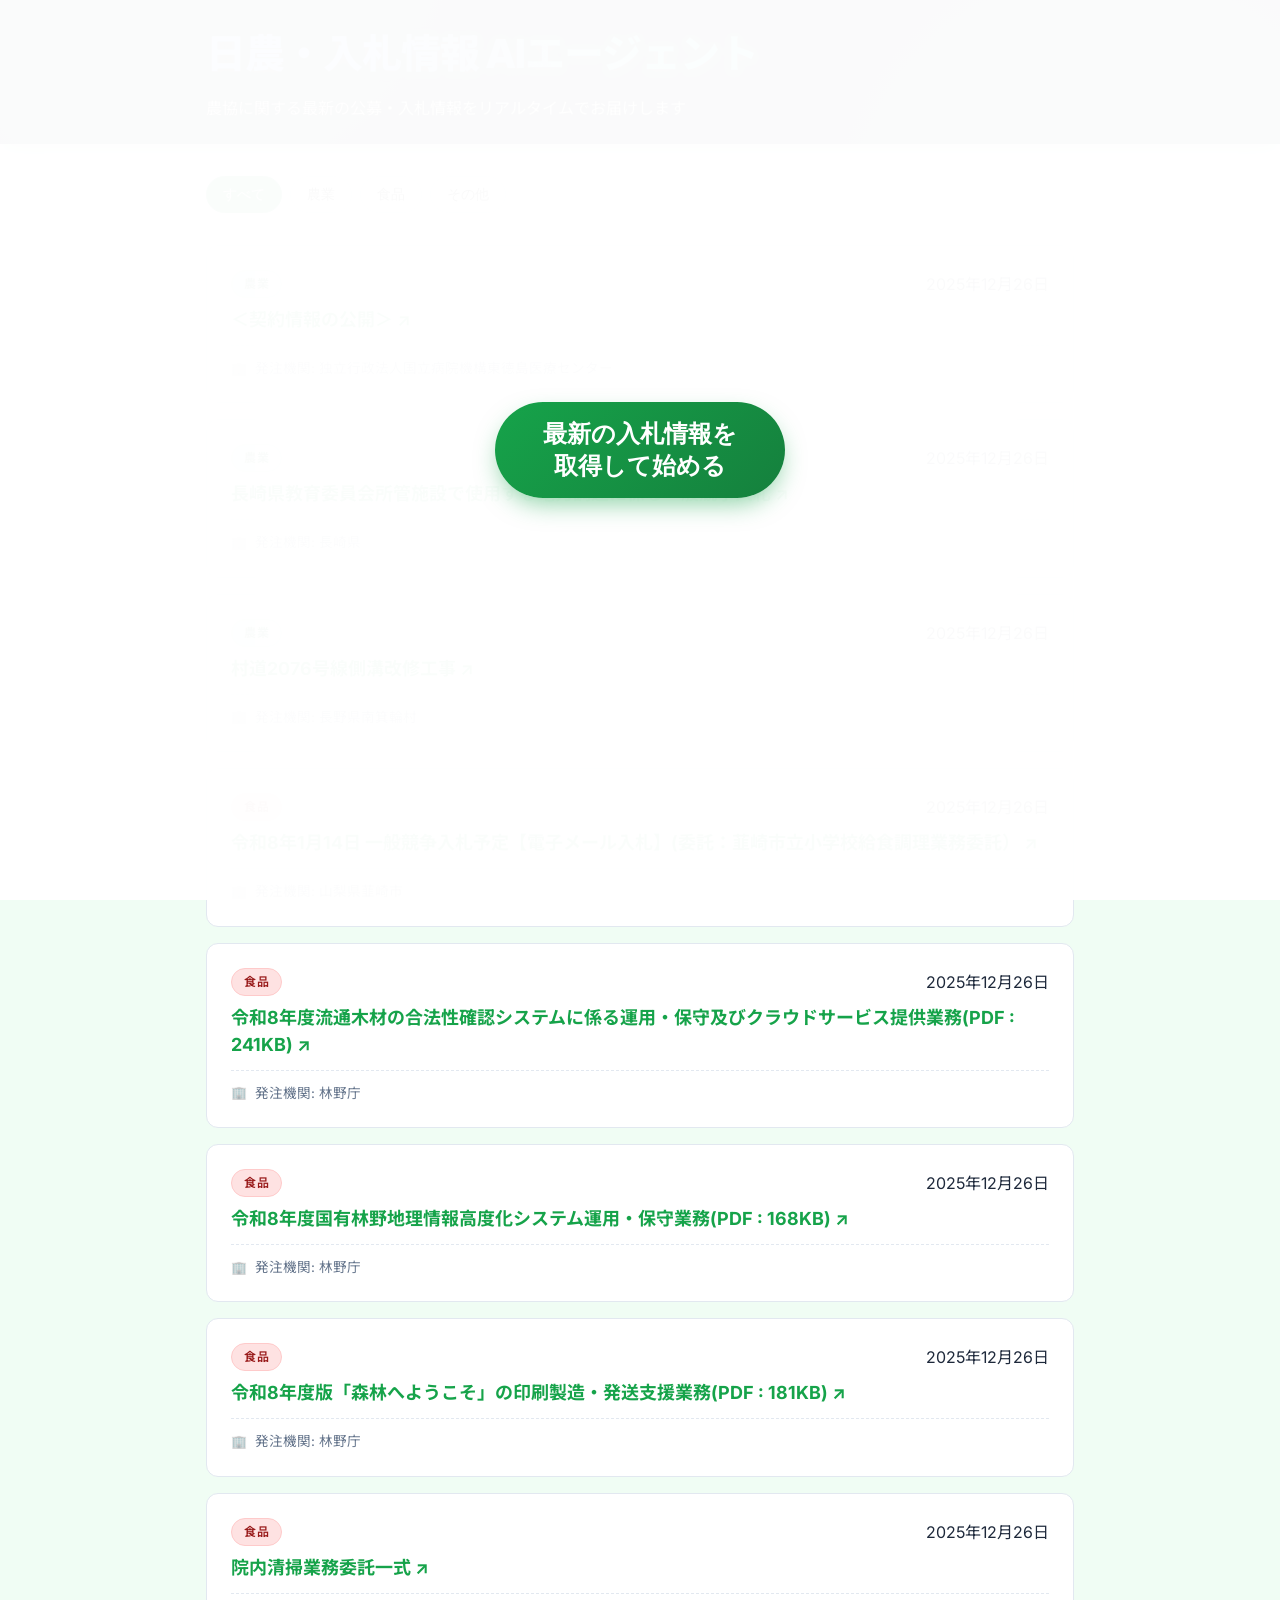
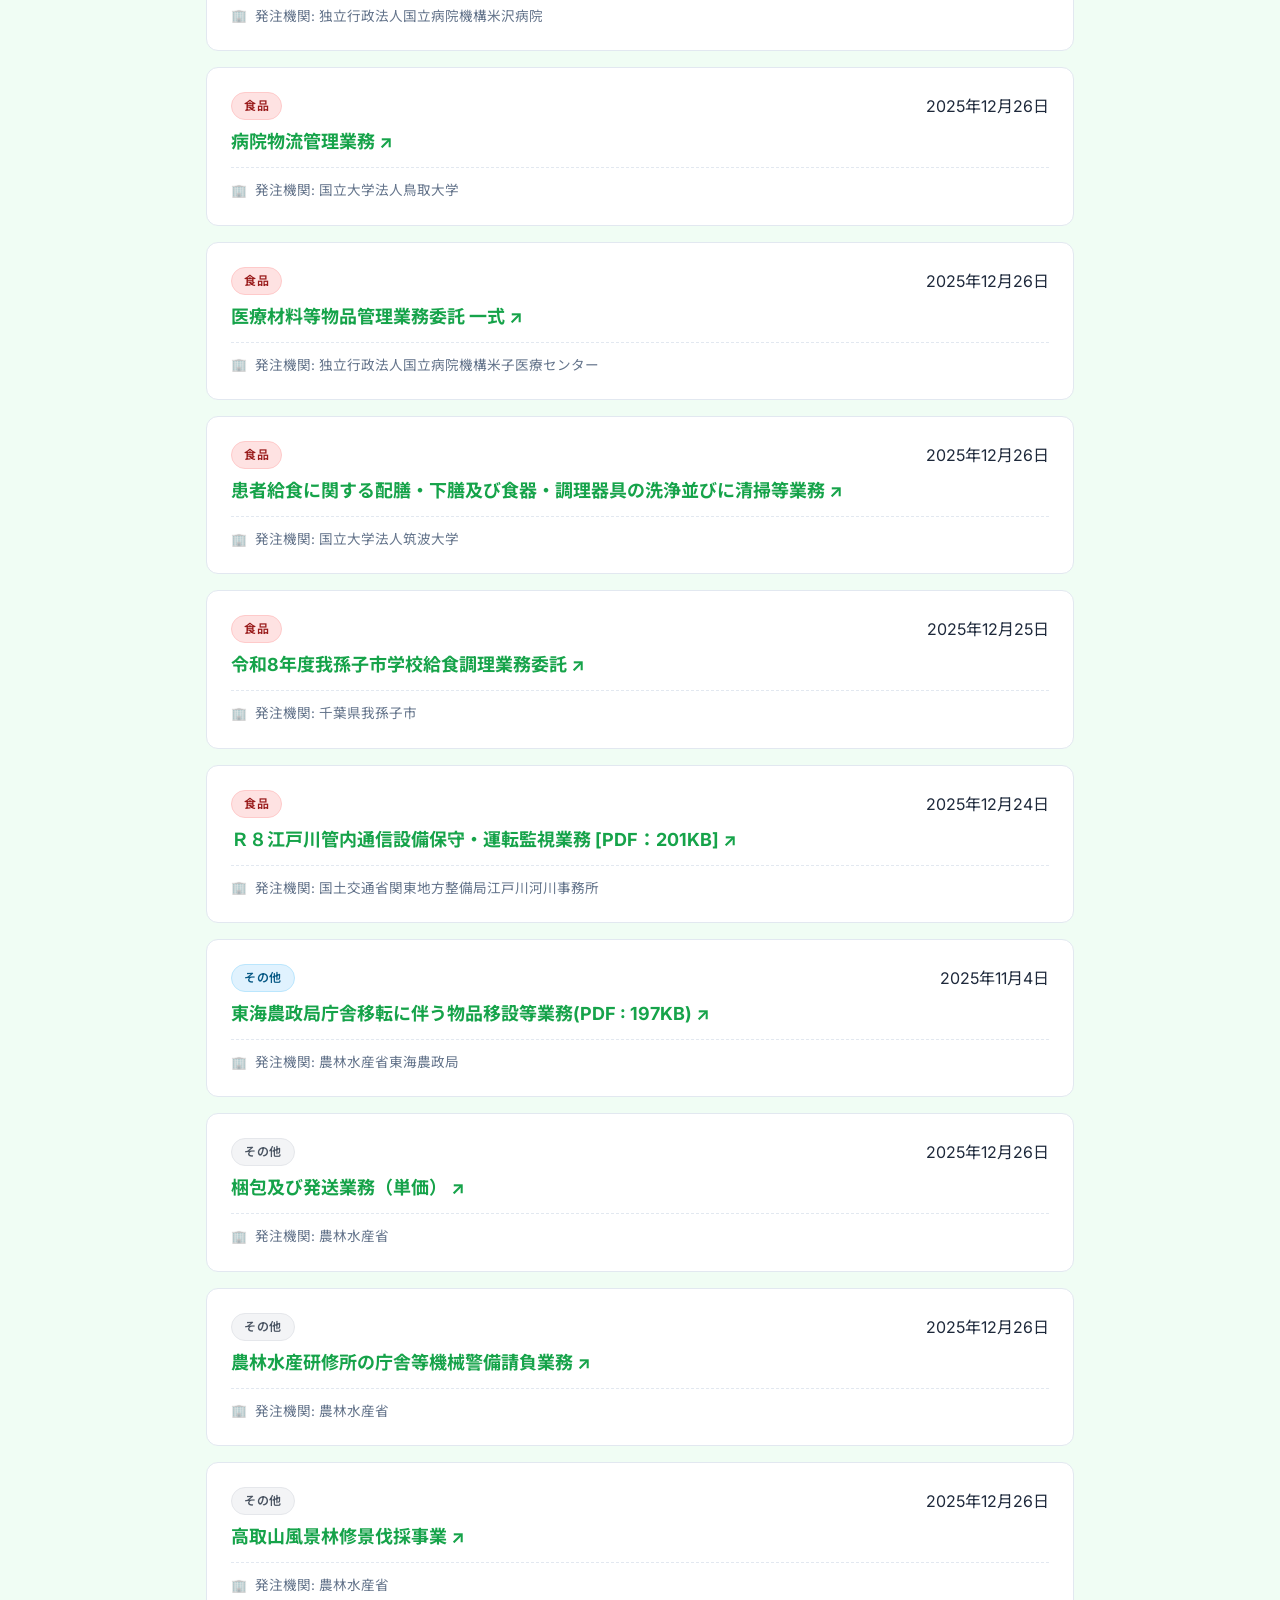
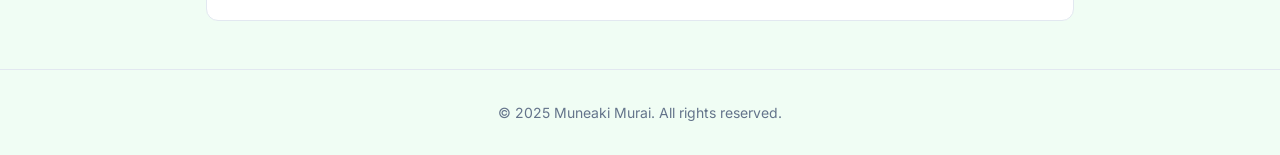
<file: index.html>
<!DOCTYPE html>
<html lang="ja">

<head>
    <meta charset="UTF-8">
    <meta name="viewport" content="width=device-width, initial-scale=1.0">
    <title>新着入札情報ナビ - リアルタイム更新</title>
    <link rel="stylesheet" href="style.css?v=2">
    <link rel="preconnect" href="https://fonts.googleapis.com">
    <link rel="preconnect" href="https://fonts.gstatic.com" crossorigin>
    <link
        href="https://fonts.googleapis.com/css2?family=Inter:wght@400;500;700&family=Noto+Sans+JP:wght@400;500;700&display=swap"
        rel="stylesheet">
</head>

<body>
    <!-- Initial Overlay -->
    <div id="initial-overlay" class="overlay">
        <button id="start-btn" class="start-btn">最新の入札情報を<br>取得して始める</button>
        <div id="loading-container" class="loading-container">
            <div class="spinner"></div>
            <div class="loading-text">最新情報を取得中...</div>
        </div>
    </div>

    <header class="site-header">
        <div class="container">
            <h1>日農・入札情報 AIエージェント</h1>
            <p>農協に関する最新の公募・入札情報をリアルタイムでお届けします</p>
        </div>
    </header>

    <main class="container">
        <div class="controls">
            <div class="category-tabs">
                <button class="tab active" data-category="all">すべて</button>
                <button class="tab" data-category="agriculture">農業</button>
                <button class="tab" data-category="food">食品</button>
                <button class="tab" data-category="other">その他</button>
            </div>
            <!-- Status indicator removed -->
        </div>

        <div class="feed-container">
            <ul id="bid-list" class="bid-list">
                <!-- Javascript will populate this -->
            </ul>
        </div>
    </main>

    <footer class="site-footer">
        <div class="container">
            <p>&copy; 2025 Muneaki Murai. All rights reserved.</p>
        </div>
    </footer>

    <script src="data.js"></script>
    <script src="script.js"></script>
</body>

</html>
</file>
<file: style.css>
:root {
    --primary-color: #16a34a;
    /* Green-600 */
    --primary-hover: #15803d;
    /* Green-700 */
    --bg-color: #f0fdf4;
    /* Light Green */
    --card-bg: #ffffff;
    --text-primary: #1e293b;
    --text-secondary: #64748b;
    --accent-color: #eab308;
    /* Yellow/Gold for crops/sun */
    --border-color: #e2e8f0;
    --font-sans: 'Inter', 'Noto Sans JP', sans-serif;
}

* {
    box-sizing: border-box;
    margin: 0;
    padding: 0;
}

body {
    font-family: var(--font-sans);
    background-color: var(--bg-color);
    color: var(--text-primary);
    line-height: 1.5;
}

.container {
    max-width: 900px;
    margin: 0 auto;
    padding: 0 1rem;
}

/* Header */
.site-header {
    background: #111827;
    /* Dark background for contrast */
    color: white;
    padding: 1.5rem 0;
    margin-bottom: 2rem;
    box-shadow: 0 10px 25px -5px rgba(0, 0, 0, 0.1), 0 8px 10px -6px rgba(0, 0, 0, 0.1);
    position: relative;
    overflow: hidden;
}

/* Abstract background shapes for 'cool' look */
.site-header::before {
    content: '';
    position: absolute;
    top: -50%;
    right: -10%;
    width: 600px;
    height: 600px;
    background: radial-gradient(circle, rgba(37, 99, 235, 0.2) 0%, rgba(0, 0, 0, 0) 70%);
    border-radius: 50%;
    z-index: 0;
}

.site-header::after {
    content: '';
    position: absolute;
    bottom: -50%;
    left: -10%;
    width: 600px;
    height: 600px;
    background: radial-gradient(circle, rgba(16, 185, 129, 0.15) 0%, rgba(0, 0, 0, 0) 70%);
    border-radius: 50%;
    z-index: 0;
}

.site-header .container {
    position: relative;
    z-index: 1;
}

.site-header h1 {
    font-size: 2.5rem;
    font-weight: 800;
    margin-bottom: 0.75rem;
    letter-spacing: -0.025em;
    background: linear-gradient(to right, #60a5fa, #34d399);
    -webkit-background-clip: text;
    background-clip: text;
    color: transparent;
    text-shadow: 0 2px 10px rgba(96, 165, 250, 0.3);
}

.site-header p {
    opacity: 0.9;
    font-size: 1rem;
}

/* Mobile Optimization */
@media (max-width: 640px) {
    .site-header {
        padding: 1rem 0;
    }

    .site-header h1 {
        font-size: 1.5rem;
        margin-bottom: 0.25rem;
    }

    .site-header p {
        font-size: 0.8rem;
        white-space: nowrap;
        /* Prevent line break */
        overflow: hidden;
        text-overflow: ellipsis;
    }
}

/* Controls */
.controls {
    display: flex;
    justify-content: space-between;
    align-items: center;
    margin-bottom: 1.5rem;
    flex-wrap: wrap;
    gap: 1rem;
}

.category-tabs {
    display: flex;
    gap: 0.5rem;
    overflow-x: auto;
    padding-bottom: 0.5rem;
}

.tab {
    padding: 0.5rem 1rem;
    border: 1px solid var(--border-color);
    background-color: var(--card-bg);
    border-radius: 9999px;
    cursor: pointer;
    font-size: 0.9rem;
    transition: all 0.2s;
    white-space: nowrap;
}

.tab:hover {
    border-color: var(--primary-color);
    color: var(--primary-color);
}

.tab.active {
    background-color: var(--primary-color);
    color: white;
    border-color: var(--primary-color);
}

.status-indicator {
    display: flex;
    align-items: center;
    font-size: 0.875rem;
    color: var(--text-secondary);
}

.live-dot {
    width: 8px;
    height: 8px;
    background-color: var(--accent-color);
    border-radius: 50%;
    margin-right: 0.5rem;
    animation: pulse 2s infinite;
}

@keyframes pulse {
    0% {
        box-shadow: 0 0 0 0 rgba(16, 185, 129, 0.7);
    }

    70% {
        box-shadow: 0 0 0 10px rgba(16, 185, 129, 0);
    }

    100% {
        box-shadow: 0 0 0 0 rgba(16, 185, 129, 0);
    }
}

/* Feed List */
.bid-list {
    list-style: none;
}

.bid-item {
    background-color: var(--card-bg);
    border: 1px solid var(--border-color);
    border-radius: 0.75rem;
    padding: 1.5rem;
    margin-bottom: 1rem;
    transition: transform 0.2s, box-shadow 0.2s;
    animation: slideIn 0.5s ease-out;
}

.bid-item:hover {
    transform: translateY(-2px);
    box-shadow: 0 10px 15px -3px rgba(0, 0, 0, 0.1);
}

.bid-title {
    font-size: 1.125rem;
    font-weight: 700;
    margin-bottom: 0.75rem;
    color: var(--primary-color);
    display: block;
    text-decoration: none;
}

.bid-title:hover {
    text-decoration: underline;
}

.bid-meta {
    display: flex;
    flex-wrap: wrap;
    gap: 1rem;
    font-size: 0.875rem;
    color: var(--text-secondary);
}

.meta-item {
    display: flex;
    align-items: center;
}

.meta-icon {
    margin-right: 0.25rem;
}

.tag {
    background-color: #eff6ff;
    color: var(--primary-color);
    padding: 0.125rem 0.5rem;
    border-radius: 0.25rem;
    font-size: 0.75rem;
    font-weight: 500;
}

@keyframes slideIn {
    from {
        opacity: 0;
        transform: translateY(20px);
    }

    to {
        opacity: 1;
        transform: translateY(0);
    }
}

.site-footer {
    text-align: center;
    padding: 2rem 0;
    color: var(--text-secondary);
    font-size: 0.875rem;
    border-top: 1px solid var(--border-color);
    margin-top: 3rem;
}

/* Bid Item Styling Update */
.bid-header {
    display: flex;
    justify-content: space-between;
    align-items: center;
    margin-bottom: 0.5rem;
}

.bid-category {
    font-size: 0.75rem;
    font-weight: 600;
    padding: 0.25rem 0.75rem;
    border-radius: 9999px;
    letter-spacing: 0.05em;
}

/* Category Colors */
.cat-agriculture {
    background-color: #dcfce7;
    color: #166534;
    border: 1px solid #bbf7d0;
}

.cat-food {
    background-color: #fee2e2;
    color: #991b1b;
    border: 1px solid #fecaca;
}

.cat-farmstay {
    background-color: #e0f2fe;
    color: #075985;
    border: 1px solid #bae6fd;
}

.cat-other {
    background-color: #f3f4f6;
    color: #4b5563;
    border: 1px solid #e5e7eb;
}

.bid-agency {
    margin-top: 0.75rem;
    padding-top: 0.75rem;
    border-top: 1px dashed var(--border-color);
    font-size: 0.85rem;
    color: var(--text-secondary);
    display: flex;
    align-items: center;
}

.bid-agency::before {
    content: '🏢';
    margin-right: 0.5rem;
    font-size: 0.8rem;
    opacity: 0.7;
}

/* Update Button */
.update-btn {
    background-color: var(--primary-color);
    color: white;
    border: none;
    padding: 0.5rem 1rem;
    border-radius: 0.5rem;
    font-size: 0.9rem;
    cursor: pointer;
    transition: background-color 0.2s;
    font-family: var(--font-sans);
    margin-left: 1rem;
}

.update-btn:hover {
    background-color: var(--primary-hover);
}

.update-btn:active {
    transform: translateY(1px);
}

.update-btn.loading {
    background-color: var(--text-secondary);
    cursor: not-allowed;
    opacity: 0.7;
}

/* Initial Overlay */
.overlay {
    position: fixed;
    top: 0;
    left: 0;
    width: 100%;
    height: 100%;
    background-color: rgba(255, 255, 255, 0.98);
    z-index: 2000;
    display: flex;
    flex-direction: column;
    justify-content: center;
    align-items: center;
    transition: opacity 0.5s ease, visibility 0.5s;
}

.overlay.hidden {
    opacity: 0;
    visibility: hidden;
    pointer-events: none;
}

.start-btn {
    font-size: 1.5rem;
    padding: 1rem 3rem;
    background: linear-gradient(135deg, #16a34a 0%, #15803d 100%);
    color: white;
    border: none;
    border-radius: 9999px;
    cursor: pointer;
    box-shadow: 0 10px 25px -5px rgba(22, 163, 74, 0.5);
    transition: transform 0.2s, box-shadow 0.2s;
    font-weight: 700;
}

.start-btn:hover {
    transform: translateY(-2px);
    box-shadow: 0 20px 25px -5px rgba(22, 163, 74, 0.6);
}

.start-btn:active {
    transform: translateY(1px);
}

.loading-container {
    display: none;
    flex-direction: column;
    align-items: center;
}

.spinner {
    width: 50px;
    height: 50px;
    border: 5px solid #e2e8f0;
    border-top: 5px solid #16a34a;
    border-radius: 50%;
    animation: spin 1s linear infinite;
    margin-bottom: 1rem;
}

.loading-text {
    font-size: 1.2rem;
    color: #4b5563;
    font-weight: 500;
}

@keyframes spin {
    0% {
        transform: rotate(0deg);
    }

    100% {
        transform: rotate(360deg);
    }
}
</file>
